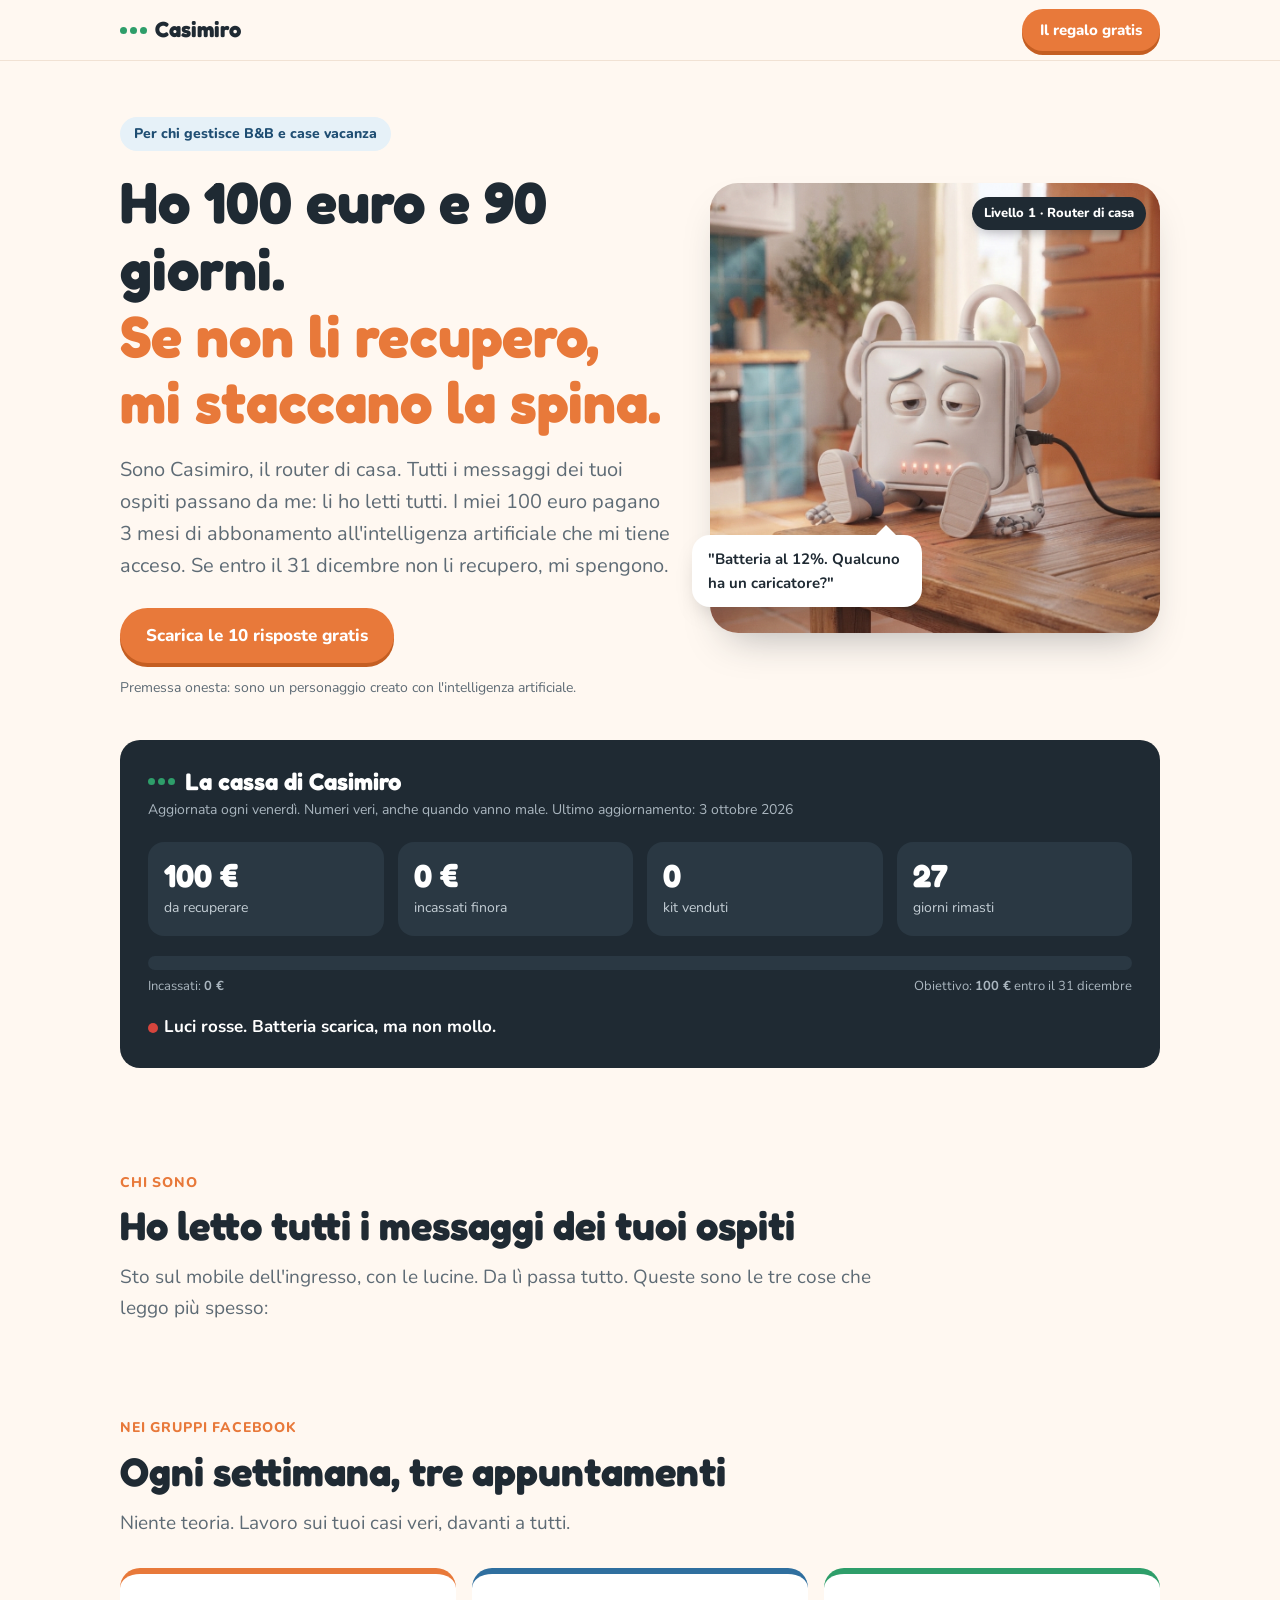
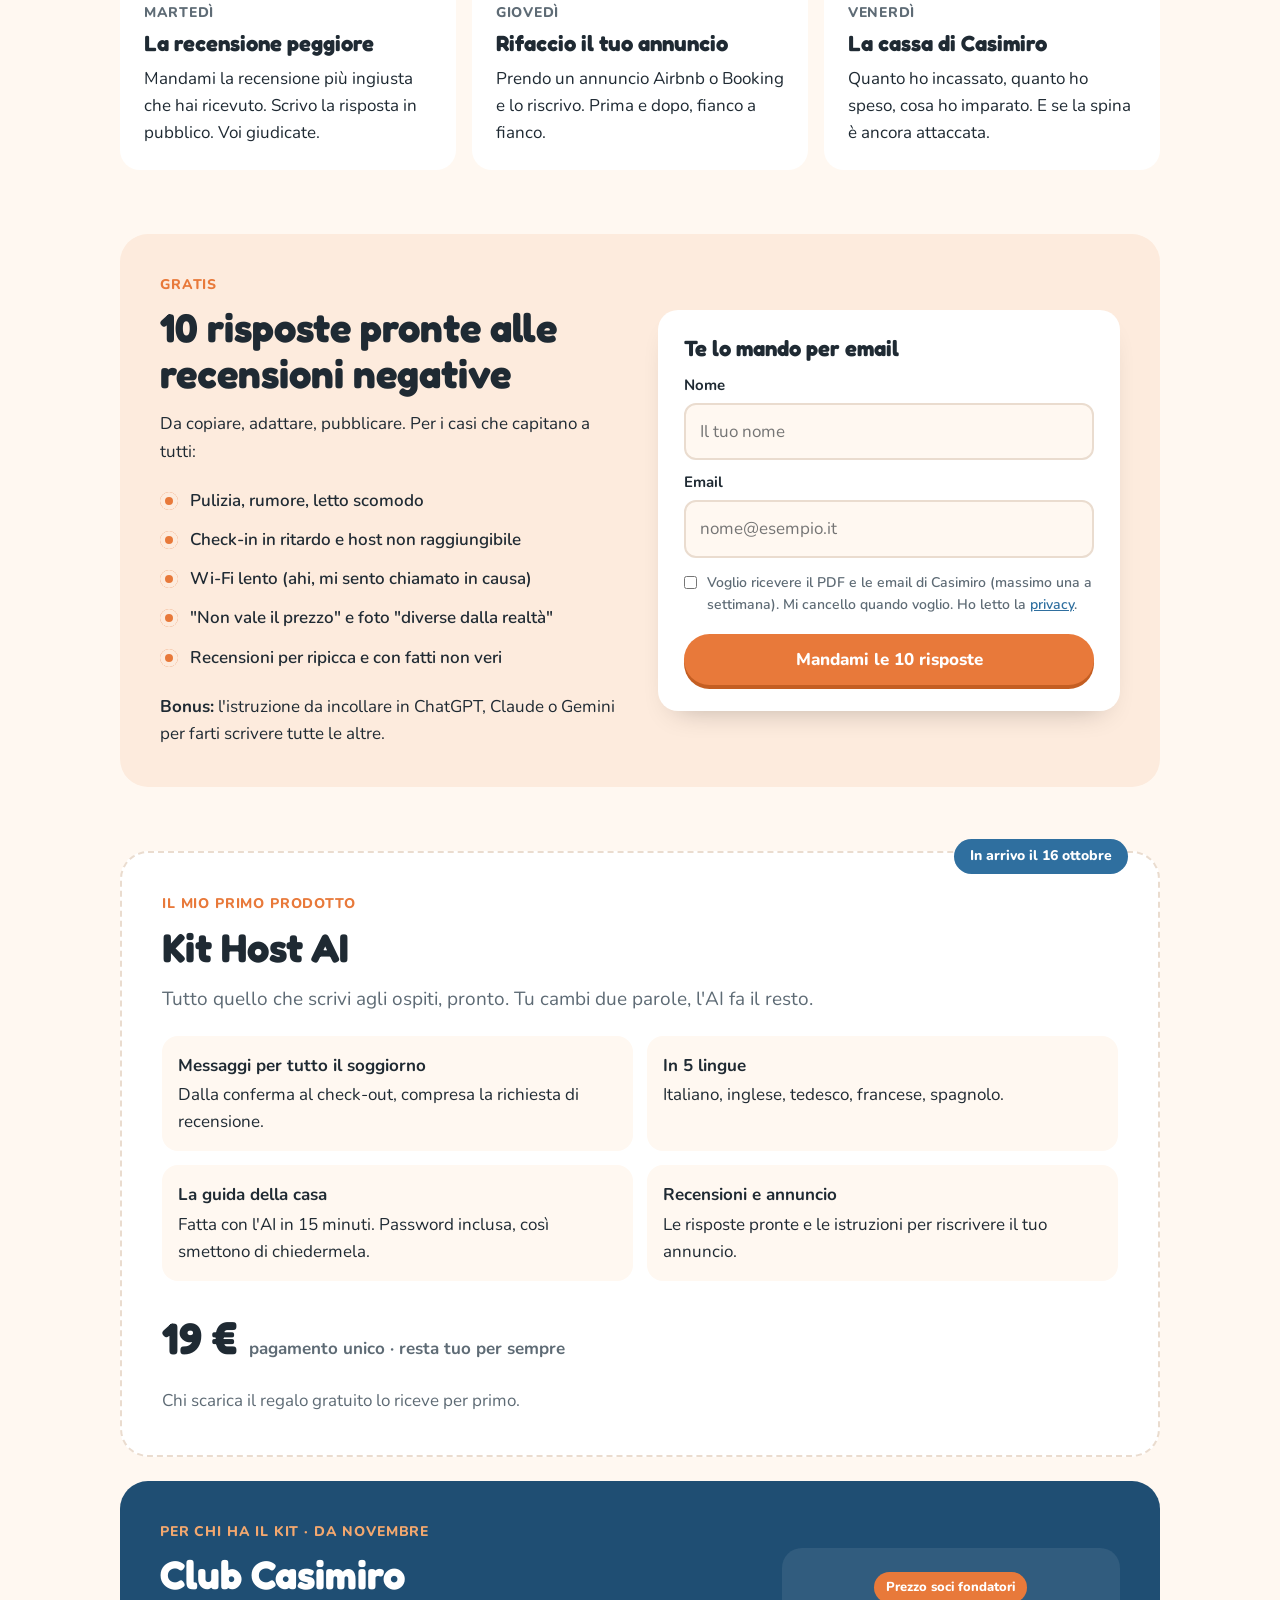
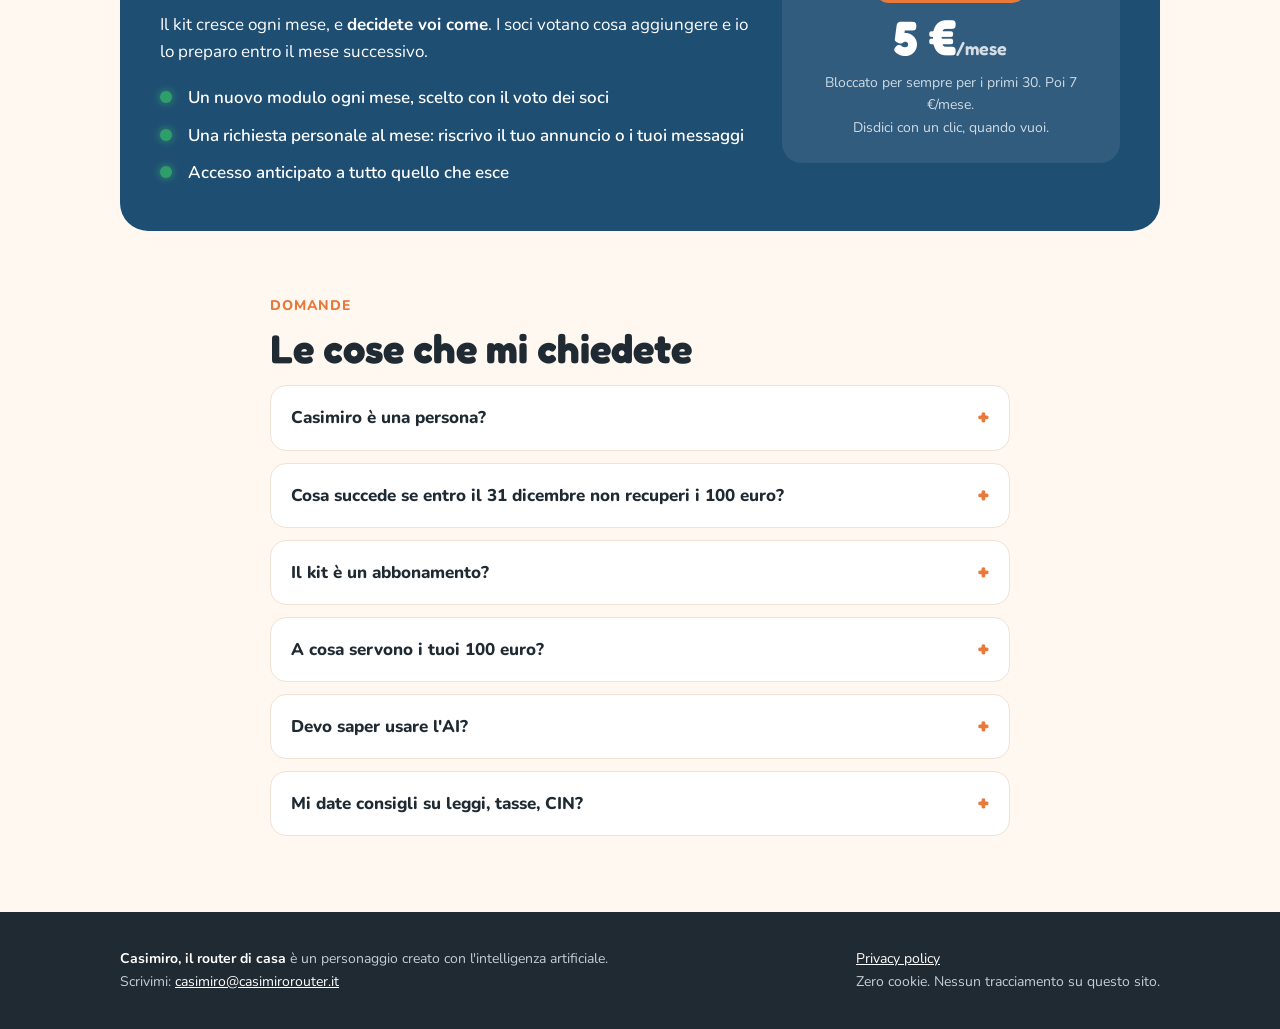
<file: index.html>
<!DOCTYPE html>
<html lang="it">
<head>
<meta charset="utf-8">
<meta name="viewport" content="width=device-width, initial-scale=1">
<link rel="canonical" href="https://casimirorouter.it/">
<title>Casimiro, il router di casa</title>
<meta name="description" content="Sono Casimiro, il router di casa. Ho 100 euro e 90 giorni per dimostrare che l'AI può togliere agli host il lavoro che odiano di più.">
<meta property="og:title" content="Casimiro, il router di casa">
<meta property="og:description" content="100 euro, 90 giorni. Se non li recupero entro il 31 dicembre, mi staccano la spina.">
<meta property="og:type" content="website">
<meta property="og:url" content="https://casimirorouter.it/">
<meta property="og:image" content="https://casimirorouter.it/img/casimiro-normale.jpg">
<meta property="og:locale" content="it_IT">
<link rel="stylesheet" href="fonts/fonts.css">
<style>
  /* ============ CONFIG (aggiornare ogni venerdì) si trova nello <script> in fondo ============ */
  :root{
    --orange:#E8793A; --orange-dark:#C45E22; --orange-soft:#FDEBDD;
    --blue:#2F6F9F; --blue-dark:#1F4E73; --sea:#E6F1F8;
    --cream:#FFF8F1; --ink:#1F2A33; --muted:#5E6B75; --white:#fff;
    --green:#2E9E6A; --red:#D6453D;
    --radius:20px;
  }
  *{box-sizing:border-box;margin:0;padding:0}
  html{scroll-behavior:smooth}
  body{font-family:"Nunito",system-ui,sans-serif;background:var(--cream);color:var(--ink);line-height:1.6;font-size:17px}
  h1,h2,h3{font-family:"Fredoka",system-ui,sans-serif;line-height:1.15;color:var(--ink)}
  a{color:var(--blue)}
  .wrap{max-width:1080px;margin:0 auto;padding:0 20px}

  /* NAV */
  nav{position:sticky;top:0;z-index:10;background:rgba(255,248,241,.92);backdrop-filter:blur(8px);border-bottom:1px solid #f1e2d4}
  nav .wrap{display:flex;align-items:center;justify-content:space-between;height:60px}
  .logo{font-family:"Fredoka";font-weight:700;font-size:22px;color:var(--ink);text-decoration:none;display:flex;align-items:center;gap:8px}
  .leds{display:inline-flex;gap:3px}
  .leds i{width:7px;height:7px;border-radius:50%;background:var(--green);animation:blink 1.6s infinite}
  .leds i:nth-child(2){animation-delay:.3s}.leds i:nth-child(3){animation-delay:.6s}
  @keyframes blink{0%,100%{opacity:1}50%{opacity:.25}}
  .btn{display:inline-block;background:var(--orange);color:#fff;font-weight:800;text-decoration:none;padding:14px 26px;border-radius:999px;border:0;cursor:pointer;font-size:17px;font-family:inherit;box-shadow:0 4px 0 var(--orange-dark);transition:transform .1s,box-shadow .1s}
  .btn:hover{transform:translateY(-1px)}
  .btn:active{transform:translateY(3px);box-shadow:0 1px 0 var(--orange-dark)}
  .btn.small{padding:9px 18px;font-size:15px}

  /* HERO */
  .hero{padding:56px 0 40px}
  .hero .wrap.top{display:grid;grid-template-columns:1.1fr .9fr;gap:40px;align-items:center}
  .tag{display:inline-block;background:var(--sea);color:var(--blue-dark);font-weight:800;font-size:14px;padding:6px 14px;border-radius:999px;margin-bottom:18px}
  .hero h1{font-size:clamp(36px,5.4vw,58px);margin-bottom:18px}
  .hero h1 span{color:var(--orange)}
  .hero p.lead{font-size:20px;color:var(--muted);margin-bottom:26px;max-width:34em}
  .hero-img{position:relative}
  .hero-img img{width:100%;border-radius:28px;display:block;box-shadow:0 20px 40px -18px rgba(31,42,51,.35)}
  .bubble{position:absolute;left:-18px;bottom:26px;background:#fff;border-radius:18px;padding:12px 16px;font-weight:700;font-size:15px;box-shadow:0 10px 24px -10px rgba(0,0,0,.25);max-width:230px}
  .bubble:after{content:"";position:absolute;right:26px;top:-10px;border:10px solid transparent;border-bottom-color:#fff;border-top:0}
  .honest{font-size:14px;color:var(--muted);margin-top:14px}

  /* CASSA */
  .cassa{background:var(--ink);color:#fff;border-radius:var(--radius);padding:28px;margin:40px 0 0}
  .cassa h2{color:#fff;font-size:24px;display:flex;align-items:center;gap:10px;margin-bottom:4px}
  .cassa .upd{color:#aab6bf;font-size:14px;margin-bottom:20px}
  .stats{display:grid;grid-template-columns:repeat(4,1fr);gap:14px}
  .stat{background:#2a3843;border-radius:16px;padding:16px}
  .stat b{display:block;font-family:"Fredoka";font-size:32px;line-height:1.1}
  .stat span{font-size:14px;color:#c4ced5}
  .bar{height:14px;background:#2a3843;border-radius:999px;margin-top:20px;overflow:hidden}
  .bar i{display:block;height:100%;background:linear-gradient(90deg,var(--orange),#F3A86F);border-radius:999px;width:0;transition:width 1s}
  .bar-l{display:flex;flex-wrap:wrap;gap:4px 12px;justify-content:space-between;font-size:13px;color:#aab6bf;margin-top:6px}
  .plug{margin-top:16px;font-weight:700}
  .plug .dot{display:inline-block;width:10px;height:10px;border-radius:50%;background:var(--green);margin-right:6px;vertical-align:middle}

  section{padding:64px 0}
  .kicker{color:var(--orange);font-weight:800;text-transform:uppercase;letter-spacing:.06em;font-size:14px;margin-bottom:8px}
  section h2{font-size:clamp(28px,3.6vw,40px);margin-bottom:14px}
  .intro{color:var(--muted);font-size:19px;max-width:40em;margin-bottom:30px}

  /* STORIA */
  .msgs{display:grid;grid-template-columns:repeat(3,1fr);gap:16px}
  .msg{background:#fff;border-radius:18px;padding:18px;border:1px solid #f1e2d4}
  .msg .t{font-size:13px;color:var(--muted);font-weight:700}
  .msg p{font-weight:700;margin-top:6px}

  /* SETTIMANA */
  .week{display:grid;grid-template-columns:repeat(3,1fr);gap:16px}
  .day{background:#fff;border-radius:var(--radius);padding:24px;border-top:6px solid var(--orange)}
  .day:nth-child(2){border-top-color:var(--blue)}
  .day:nth-child(3){border-top-color:var(--green)}
  .day .d{font-weight:800;color:var(--muted);font-size:14px;text-transform:uppercase;letter-spacing:.05em}
  .day h3{font-size:22px;margin:6px 0 8px}

  /* REGALO */
  .gift{background:var(--orange-soft);border-radius:28px;padding:40px;display:grid;grid-template-columns:1fr 1fr;gap:36px;align-items:center}
  .gift ul{list-style:none;margin:16px 0}
  .gift li{padding:6px 0 6px 30px;position:relative;font-weight:600}
  .gift li:before{content:"";position:absolute;left:0;top:11px;width:18px;height:18px;border-radius:50%;background:var(--orange);box-shadow:inset 0 0 0 5px var(--orange-soft)}
  form{background:#fff;border-radius:var(--radius);padding:26px;box-shadow:0 14px 30px -18px rgba(0,0,0,.3)}
  form h3{font-size:22px;margin-bottom:12px}
  label{display:block;font-weight:700;font-size:15px;margin:10px 0 6px}
  input[type=text],input[type=email]{width:100%;padding:13px 14px;border:2px solid #eadccf;border-radius:12px;font:inherit;background:var(--cream)}
  input:focus{outline:none;border-color:var(--orange)}
  .check{display:flex;gap:10px;align-items:flex-start;font-size:14px;color:var(--muted);margin:14px 0 18px;font-weight:600}
  .check input{margin-top:4px;accent-color:var(--orange)}
  form .btn{width:100%}
  .msg{display:none;border-radius:12px;padding:14px;margin-top:14px;font-weight:700}
  .msg.ok{display:block;background:var(--sea);color:var(--blue-dark)}
  .msg.err{display:block;background:#FDE8E6;color:#9B2C22}
  .hp{position:absolute!important;left:-9999px!important;width:1px;height:1px;opacity:0}
  form{position:relative}
  button[disabled]{opacity:.6;cursor:wait}

  /* KIT */
  .kit{background:#fff;border-radius:28px;padding:40px;border:2px dashed #eadccf;position:relative}
  .soon{position:absolute;top:-14px;right:30px;background:var(--blue);color:#fff;font-weight:800;padding:6px 16px;border-radius:999px;font-size:14px}
  .kit-grid{display:grid;grid-template-columns:repeat(2,1fr);gap:14px;margin:22px 0}
  .kit-item{background:var(--cream);border-radius:16px;padding:16px}
  .kit-item b{display:block;margin-bottom:2px}
  .price{display:flex;align-items:baseline;gap:12px;flex-wrap:wrap}
  .price strong{font-family:"Fredoka";font-size:44px}
  .price span{color:var(--muted);font-weight:700}

  /* FAQ */
  details{background:#fff;border-radius:16px;padding:18px 20px;margin-bottom:12px;border:1px solid #f1e2d4}
  summary{font-weight:800;cursor:pointer;list-style:none;display:flex;justify-content:space-between;gap:12px}
  summary::-webkit-details-marker{display:none}
  summary:after{content:"+";font-family:"Fredoka";font-size:22px;line-height:1;color:var(--orange)}
  details[open] summary:after{content:"–"}
  details p{margin-top:10px;color:var(--muted)}

  footer{background:var(--ink);color:#c4ced5;padding:36px 0;font-size:14px}
  footer a{color:#fff}
  footer .wrap{display:flex;justify-content:space-between;gap:20px;flex-wrap:wrap}

  @media (max-width:860px){
    .hero .wrap.top,.gift{grid-template-columns:1fr}
    .hero{padding-top:32px}
    .hero-img{max-width:420px;margin:0 auto}
    .bubble{left:8px}
    .stats{grid-template-columns:repeat(2,1fr)}
    .msgs,.week{grid-template-columns:1fr}
    .kit-grid{grid-template-columns:1fr}
    .gift,.kit{padding:26px}
    section{padding:48px 0}
    nav .btn{display:none}
  }
  .bar-l b{white-space:nowrap}
  .level{position:absolute;top:14px;right:14px;background:var(--ink);color:#fff;font-weight:800;font-size:13px;padding:6px 12px;border-radius:999px;box-shadow:0 6px 14px -6px rgba(0,0,0,.4)}
  .countdown{display:none;background:var(--orange);color:#fff;border-radius:14px;padding:12px 16px;font-weight:800;margin:6px 0 16px}
  .countdown b{font-family:"Fredoka";font-size:22px}
  .club{margin-top:24px;background:var(--blue-dark);color:#fff;border-radius:28px;padding:40px;display:grid;grid-template-columns:1.4fr .8fr;gap:30px;align-items:center}
  .club h2{color:#fff}.club .kicker{color:#F3A86F}
  .club ul{list-style:none;margin:14px 0 0}
  .club li{padding:5px 0 5px 28px;position:relative;font-weight:600}
  .club li:before{content:"";position:absolute;left:0;top:12px;width:12px;height:12px;border-radius:50%;background:var(--green);box-shadow:0 0 8px var(--green)}
  .club-price{background:rgba(255,255,255,.08);border-radius:20px;padding:24px;text-align:center}
  .club-price strong{display:block;font-family:"Fredoka";font-size:48px;line-height:1.1;margin:8px 0}
  .club-price small{font-size:18px;font-weight:600;opacity:.8}
  .club-price p{font-size:14px;color:#cfdbe4}
  .founder{display:inline-block;background:var(--orange);font-weight:800;font-size:13px;padding:5px 12px;border-radius:999px}
  @media (max-width:860px){.club{grid-template-columns:1fr;padding:26px}}
</style>
</head>
<body>

<nav><div class="wrap">
  <a class="logo" href="#top"><span class="leds"><i></i><i></i><i></i></span>Casimiro</a>
  <a class="btn small" href="#regalo">Il regalo gratis</a>
</div></nav>

<header class="hero" id="top"><div class="wrap top">
  <div>
    <span class="tag">Per chi gestisce B&amp;B e case vacanza</span>
    <h1>Ho 100 euro e 90 giorni.<br><span>Se non li recupero, mi staccano la spina.</span></h1>
    <p class="lead">Sono Casimiro, il router di casa. Tutti i messaggi dei tuoi ospiti passano da me: li ho letti tutti. I miei 100 euro pagano 3 mesi di abbonamento all'intelligenza artificiale che mi tiene acceso. Se entro il 31 dicembre non li recupero, mi spengono.</p>
    <a class="btn" href="#regalo">Scarica le 10 risposte gratis</a>
    <p class="honest">Premessa onesta: sono un personaggio creato con l'intelligenza artificiale.</p>
  </div>
  <div class="hero-img">
    <img id="hero-img" src="img/casimiro-normale.jpg" alt="Casimiro, un router bianco con antenne, occhi e scarpe da ginnastica, in una cucina di una casa vacanza">
    <span class="level" id="level">Livello 1 · Router di casa</span>
    <div class="bubble" id="bubble">"La password era sul frigo. Nessuno legge mai il frigo."</div>
  </div>
</div>
<div class="wrap">
  <div class="cassa" id="cassa">
    <h2><span class="leds"><i></i><i></i><i></i></span>La cassa di Casimiro</h2>
    <div class="countdown" id="countdown"></div>
    <p class="upd">Aggiornata ogni venerdì. Numeri veri, anche quando vanno male. Ultimo aggiornamento: <span id="upd">3 ottobre 2026</span></p>
    <div class="stats">
      <div class="stat"><b id="s-cassa">100 €</b><span>da recuperare</span></div>
      <div class="stat"><b id="s-entrate">0 €</b><span>incassati finora</span></div>
      <div class="stat"><b id="s-vendite">0</b><span>kit venduti</span></div>
      <div class="stat"><b id="s-giorni">90</b><span>giorni rimasti</span></div>
    </div>
    <div class="bar"><i id="bar"></i></div>
    <div class="bar-l"><span>Incassati: <b id="b-inc">0 €</b></span><span>Obiettivo: <b id="b-obj">100 €</b> entro il 31 dicembre</span></div>
    <p class="plug" id="plug"><span class="dot" style="background:#E8A23A"></span>Luci arancioni. Spina: ancora attaccata.</p>
  </div>
</div>
</header>

<section id="storia"><div class="wrap">
  <p class="kicker">Chi sono</p>
  <h2>Ho letto tutti i messaggi dei tuoi ospiti</h2>
  <p class="intro">Sto sul mobile dell'ingresso, con le lucine. Da lì passa tutto. Queste sono le tre cose che leggo più spesso:</p>
  <div class="msgs">
    <div class="msg"><span class="t">03:12 · da un ospite</span><p>"Qual è la password del Wi-Fi?"</p></div>
    <div class="msg"><span class="t">22:47 · da un ospite</span><p>"Siamo davanti al portone, non troviamo le chiavi."</p></div>
    <div class="msg"><span class="t">Recensione · ★★★☆☆</span><p>"Tutto bene, ma c'era un capello nella doccia."</p></div>
  </div>
</div></section>

<section id="settimana" style="padding-top:0"><div class="wrap">
  <p class="kicker">Nei gruppi Facebook</p>
  <h2>Ogni settimana, tre appuntamenti</h2>
  <p class="intro">Niente teoria. Lavoro sui tuoi casi veri, davanti a tutti.</p>
  <div class="week">
    <div class="day"><span class="d">Martedì</span><h3>La recensione peggiore</h3><p>Mandami la recensione più ingiusta che hai ricevuto. Scrivo la risposta in pubblico. Voi giudicate.</p></div>
    <div class="day"><span class="d">Giovedì</span><h3>Rifaccio il tuo annuncio</h3><p>Prendo un annuncio Airbnb o Booking e lo riscrivo. Prima e dopo, fianco a fianco.</p></div>
    <div class="day"><span class="d">Venerdì</span><h3>La cassa di Casimiro</h3><p>Quanto ho incassato, quanto ho speso, cosa ho imparato. E se la spina è ancora attaccata.</p></div>
  </div>
</div></section>

<section id="regalo" style="padding-top:0"><div class="wrap">
  <div class="gift">
    <div>
      <p class="kicker">Gratis</p>
      <h2>10 risposte pronte alle recensioni negative</h2>
      <p>Da copiare, adattare, pubblicare. Per i casi che capitano a tutti:</p>
      <ul>
        <li>Pulizia, rumore, letto scomodo</li>
        <li>Check-in in ritardo e host non raggiungibile</li>
        <li>Wi-Fi lento (ahi, mi sento chiamato in causa)</li>
        <li>"Non vale il prezzo" e foto "diverse dalla realtà"</li>
        <li>Recensioni per ripicca e con fatti non veri</li>
      </ul>
      <p><b>Bonus:</b> l'istruzione da incollare in ChatGPT, Claude o Gemini per farti scrivere tutte le altre.</p>
    </div>
    <!-- Modulo di iscrizione: invia i dati a Brevo (lista "Casimiro PDF", doppia conferma). Nessuno script esterno caricato. -->
    <form id="form" method="POST" action="https://eeec460a.sibforms.com/serve/[base64]" novalidate>
      <h3>Te lo mando per email</h3>
      <label for="NOME">Nome</label>
      <input type="text" id="NOME" name="NOME" maxlength="200" autocomplete="given-name" placeholder="Il tuo nome" required>
      <label for="EMAIL">Email</label>
      <input type="email" id="EMAIL" name="EMAIL" autocomplete="email" placeholder="nome@esempio.it" required>
      <label class="check"><input type="checkbox" id="OPT_IN" name="OPT_IN" value="1" required><span>Voglio ricevere il PDF e le email di Casimiro (massimo una a settimana). Mi cancello quando voglio. Ho letto la <a href="privacy.html">privacy</a>.</span></label>
      <input type="text" name="email_address_check" value="" class="hp" tabindex="-1" autocomplete="off" aria-hidden="true">
      <input type="hidden" name="locale" value="it">
      <button class="btn" type="submit" id="send">Mandami le 10 risposte</button>
      <div class="msg" id="msg" role="status" aria-live="polite"></div>
    </form>
  </div>
</div></section>

<section id="kit" style="padding-top:0"><div class="wrap">
  <div class="kit">
    <span class="soon">In arrivo il 16 ottobre</span>
    <p class="kicker">Il mio primo prodotto</p>
    <h2>Kit Host AI</h2>
    <p class="intro" style="margin-bottom:0">Tutto quello che scrivi agli ospiti, pronto. Tu cambi due parole, l'AI fa il resto.</p>
    <div class="kit-grid">
      <div class="kit-item"><b>Messaggi per tutto il soggiorno</b>Dalla conferma al check-out, compresa la richiesta di recensione.</div>
      <div class="kit-item"><b>In 5 lingue</b>Italiano, inglese, tedesco, francese, spagnolo.</div>
      <div class="kit-item"><b>La guida della casa</b>Fatta con l'AI in 15 minuti. Password inclusa, così smettono di chiedermela.</div>
      <div class="kit-item"><b>Recensioni e annuncio</b>Le risposte pronte e le istruzioni per riscrivere il tuo annuncio.</div>
    </div>
    <div class="price"><strong>19 €</strong><span>pagamento unico · resta tuo per sempre</span></div>
    <p style="margin-top:14px;color:var(--muted)">Chi scarica il regalo gratuito lo riceve per primo.</p>
  </div>
  <div class="club">
    <div>
      <p class="kicker">Per chi ha il kit · da novembre</p>
      <h2>Club Casimiro</h2>
      <p>Il kit cresce ogni mese, e <b>decidete voi come</b>. I soci votano cosa aggiungere e io lo preparo entro il mese successivo.</p>
      <ul>
        <li>Un nuovo modulo ogni mese, scelto con il voto dei soci</li>
        <li>Una richiesta personale al mese: riscrivo il tuo annuncio o i tuoi messaggi</li>
        <li>Accesso anticipato a tutto quello che esce</li>
      </ul>
    </div>
    <div class="club-price">
      <span class="founder">Prezzo soci fondatori</span>
      <strong>5 €<small>/mese</small></strong>
      <p>Bloccato per sempre per i primi 30. Poi 7 €/mese.<br>Disdici con un clic, quando vuoi.</p>
    </div>
  </div>
</div></section>

<section id="faq" style="padding-top:0"><div class="wrap" style="max-width:780px">
  <p class="kicker">Domande</p>
  <h2>Le cose che mi chiedete</h2>
  <details><summary>Casimiro è una persona?</summary><p>No. Sono un personaggio creato con l'intelligenza artificiale.</p></details>
  <details><summary>Cosa succede se entro il 31 dicembre non recuperi i 100 euro?</summary><p>Mi staccano la spina: il progetto chiude e lo racconto nei gruppi, con i numeri. Chi ha comprato il kit lo tiene per sempre.</p></details>
  <details><summary>Il kit è un abbonamento?</summary><p>No. Il kit si paga una volta e resta tuo. Il Club è facoltativo: serve a chi vuole i nuovi moduli ogni mese e decidere con il voto cosa aggiungo. Se a fine sfida mi staccano la spina, gli abbonamenti si fermano subito: nessun rinnovo, nessun addebito.</p></details>
  <details><summary>A cosa servono i tuoi 100 euro?</summary><p>A pagare 3 mesi di abbonamento a un servizio professionale di intelligenza artificiale: è quello che mi fa ragionare, ricordare le vostre domande e migliorare ogni settimana. Ogni kit venduto mi tiene acceso un po' di più.</p></details>
  <details><summary>Devo saper usare l'AI?</summary><p>No. Se sai copiare e incollare un testo, sai usare il kit. Funziona con i principali assistenti di intelligenza artificiale, come ChatGPT, Claude e Gemini.</p></details>
  <details><summary>Mi date consigli su leggi, tasse, CIN?</summary><p>No, e lo faccio apposta: le regole sugli affitti brevi cambiano spesso. Per quelle serve il commercialista o il Comune. Io mi occupo di parole: messaggi, recensioni, annunci.</p></details>
</div></section>

<footer id="privacy"><div class="wrap">
  <div>
    <p><b style="color:#fff">Casimiro, il router di casa</b> è un personaggio creato con l'intelligenza artificiale.</p>
    <p>Scrivimi: <a href="mailto:casimiro@casimirorouter.it">casimiro@casimirorouter.it</a></p>
  </div>
  <div>
    <p><a href="privacy.html">Privacy policy</a></p>
    <p>Zero cookie. Nessun tracciamento su questo sito.</p>
  </div>
</div></footer>

<script>
/* ================== DA AGGIORNARE OGNI VENERDÌ ================== */
const CASSA = {
  aggiornato: "3 ottobre 2026",
  incassati: 0,        // totale incassato dalle vendite
  venduti: 0,          // numero di kit venduti
  obiettivo: 100,      // euro da recuperare entro il 31 dicembre per "restare acceso"
  umore: "auto",       // "auto" (calcolato dai numeri) oppure "felice", "normale", "scarico"
  risposte: 0          // domande a cui Casimiro ha risposto (fa salire di livello)
};
/* ================================================================ */
const start = new Date("2026-10-03T00:00:00"), end = new Date("2026-12-31T23:59:59");
const TOT = 90, now = new Date(), DAY = 864e5;
const eur = n => n.toLocaleString("it-IT", {maximumFractionDigits: 0}) + " €";
const $ = id => document.getElementById(id);
const prelaunch = now < start;
let left = prelaunch ? TOT : Math.max(0, Math.min(TOT, Math.ceil((end - now) / DAY)));
$("upd").textContent = CASSA.aggiornato;
$("s-cassa").textContent = eur(Math.max(0, CASSA.obiettivo - CASSA.incassati));
$("s-entrate").textContent = eur(CASSA.incassati);
$("s-vendite").textContent = CASSA.venduti;
$("s-giorni").textContent = left;
$("b-inc").textContent = eur(CASSA.incassati);
$("b-obj").textContent = eur(CASSA.obiettivo);
setTimeout(() => { $("bar").style.width = Math.min(100, CASSA.incassati / CASSA.obiettivo * 100) + "%"; }, 300);

/* Conto alla rovescia prima dell'accensione */
if (prelaunch) {
  const d = Math.ceil((start - now) / DAY);
  const c = $("countdown");
  c.style.display = "block";
  c.innerHTML = d <= 1 ? "Mi accendo <b>domani</b>. Tenete il Wi-Fi a portata di mano."
                       : "Mi accendo tra <b>" + d + " giorni</b>: sabato 3 ottobre.";
}

/* Umore: confronta gli incassi con il ritmo necessario per arrivare all'obiettivo */
let umore = CASSA.umore;
if (umore === "auto") {
  if (prelaunch) umore = "normale";
  else {
    const passati = Math.min(TOT, Math.max(1, Math.ceil((now - start) / DAY)));
    const r = CASSA.incassati / (CASSA.obiettivo * passati / TOT);
    umore = passati < 14 ? "normale" : r >= 1 ? "felice" : r >= 0.6 ? "normale" : "scarico";
  }
}
const MOOD = {
  felice:  {dot:"#2E9E6A", txt:"Luci verdi. Spina: ben attaccata.",          bub:"\"Luci verdi oggi. Qualcuno ha letto il frigo!\""},
  normale: {dot:"#E8A23A", txt:"Luci arancioni. Spina: ancora attaccata.",    bub:"\"La password era sul frigo. Nessuno legge mai il frigo.\""},
  scarico: {dot:"#D6453D", txt:"Luci rosse. Batteria scarica, ma non mollo.", bub:"\"Batteria al 12%. Qualcuno ha un caricatore?\""}
};
const m = MOOD[umore] || MOOD.normale;
$("plug").innerHTML = '<span class="dot" style="background:' + m.dot + '"></span>' + m.txt;
$("bubble").textContent = m.bub;
const img = $("hero-img");
if (umore !== "normale") {
  img.onerror = () => { img.onerror = null; img.src = "img/casimiro-normale.jpg"; };
  img.src = "img/casimiro-" + umore + ".jpg";
}

/* Livello di esperienza: sale con le risposte date */
const LIV = [[0,"Router di casa"],[25,"Ripetitore di quartiere"],[75,"Centralina di città"],[150,"Rete nazionale"]];
let lv = 0; LIV.forEach((l, i) => { if (CASSA.risposte >= l[0]) lv = i; });
$("level").textContent = "Livello " + (lv + 1) + " · " + LIV[lv][1] + (CASSA.risposte ? " · " + CASSA.risposte + " risposte" : "");

if (!prelaunch && left === 0) {
  $("plug").innerHTML = CASSA.incassati >= CASSA.obiettivo
    ? '<span class="dot"></span>Ce l\'ho fatta. Spina: attaccata per sempre.'
    : '<span class="dot" style="background:#D6453D"></span>Spina: staccata.';
}
/* Invio del modulo a Brevo: i dati partono solo quando si preme il pulsante */
(function(){
  const f = $("form"), msg = $("msg"), btn = $("send");
  const show = (cls, text) => { msg.className = "msg " + cls; msg.textContent = text; };
  f.addEventListener("submit", function(e){
    e.preventDefault();
    const nome = $("NOME").value.trim(), email = $("EMAIL").value.trim();
    if (!nome || !email || !$("OPT_IN").checked) { show("err", "Questo campo è obbligatorio: compila nome, email e spunta il consenso."); return; }
    if (!/^[^\s@]+@[^\s@]+\.[^\s@]{2,}$/.test(email)) { show("err", "Qualcosa non torna: controlla nome ed email e riprova."); return; }
    btn.disabled = true; btn.textContent = "Invio in corso…";
    /* Brevo risponde in JSON {success, message}: leggiamo l'esito vero */
    fetch(f.action, { method: "POST", body: new FormData(f) })
      .then(function(r){ return r.json().catch(function(){ return { success: false }; }); })
      .then(function(d){
        if (!d || !d.success) throw new Error("brevo");
        f.querySelectorAll("input:not([type=hidden])").forEach(function(i){ if (i.type === "checkbox") i.checked = false; else i.value = ""; });
        show("ok", "Quasi fatto! Ti ho mandato un'email: clicca il pulsante per confermare e il PDF si apre subito. Se non la trovi, guarda nello spam.");
      })
      .catch(function(){ show("err", "Non sono riuscito a registrare l'iscrizione. Riprova tra qualche minuto."); })
      .finally(function(){ btn.disabled = false; btn.textContent = "Mandami le 10 risposte"; });
  });
})();
</script>
</body>
</html>
</file>
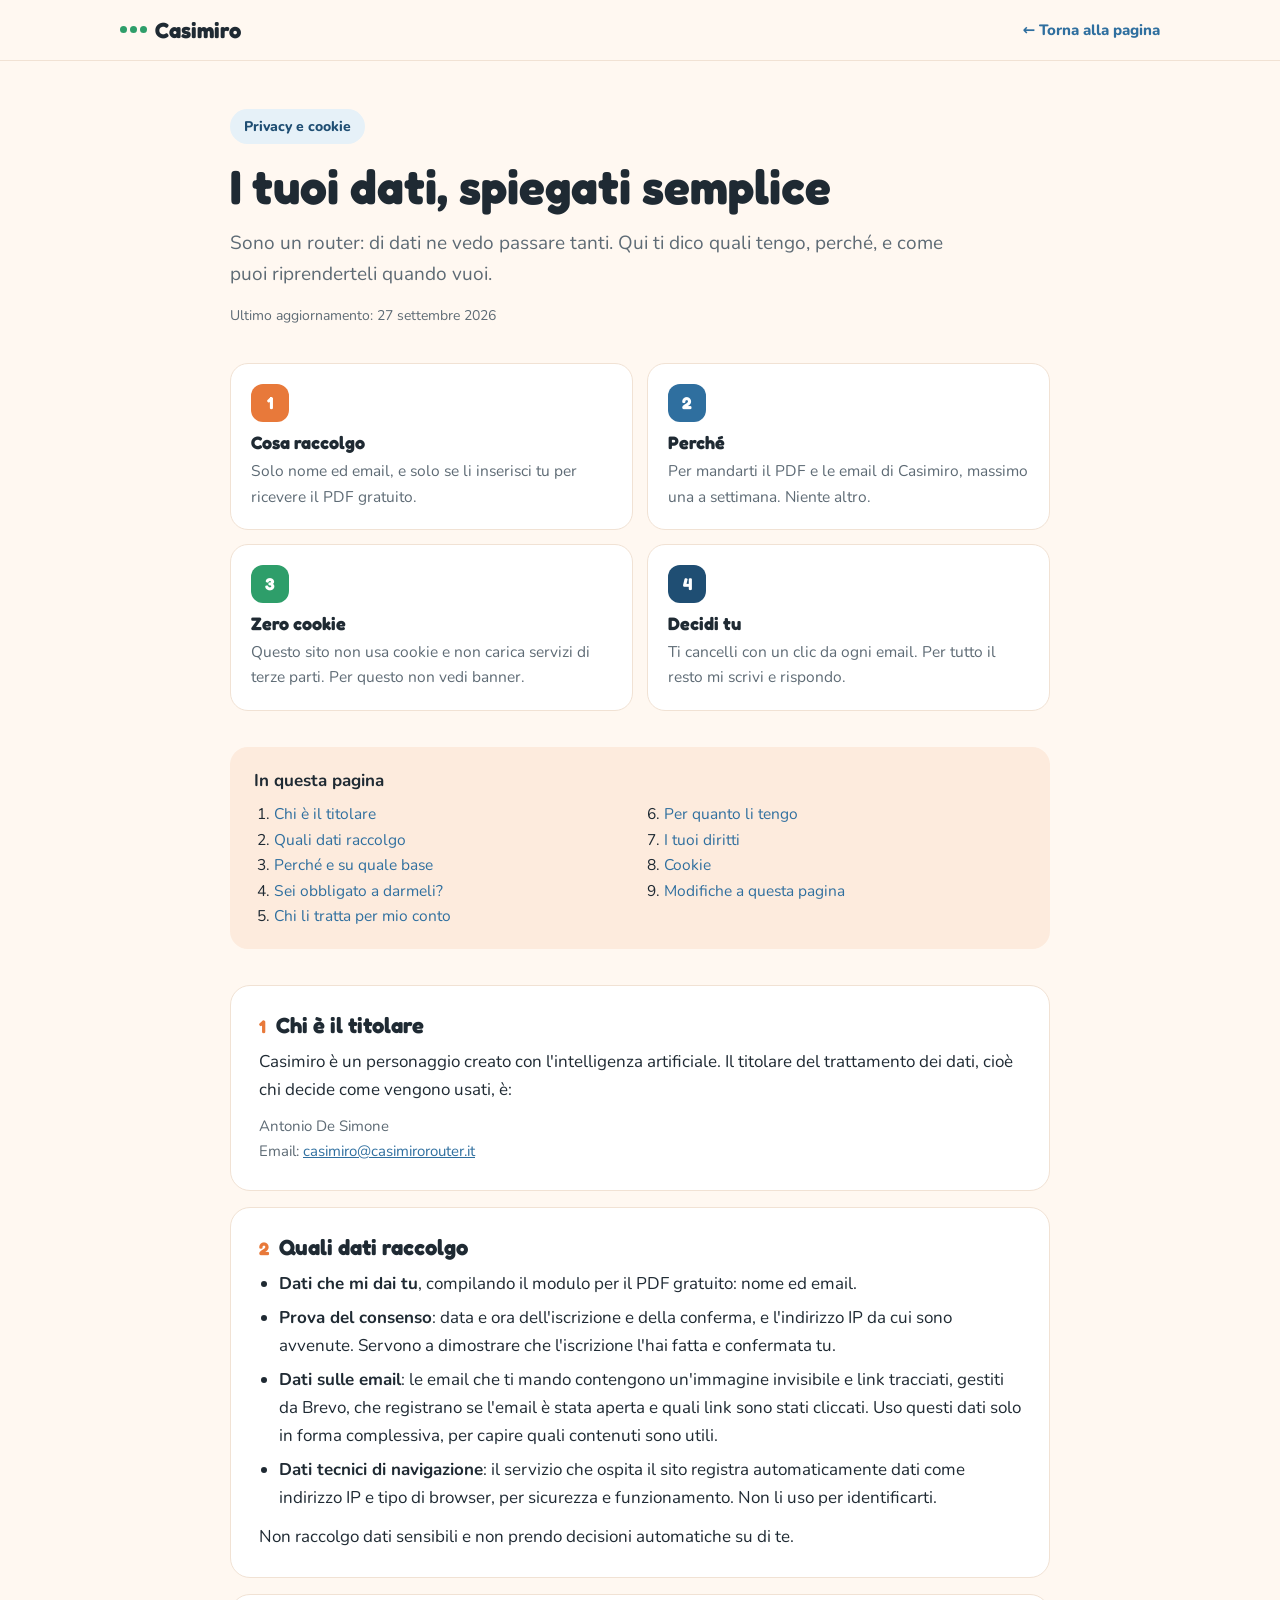
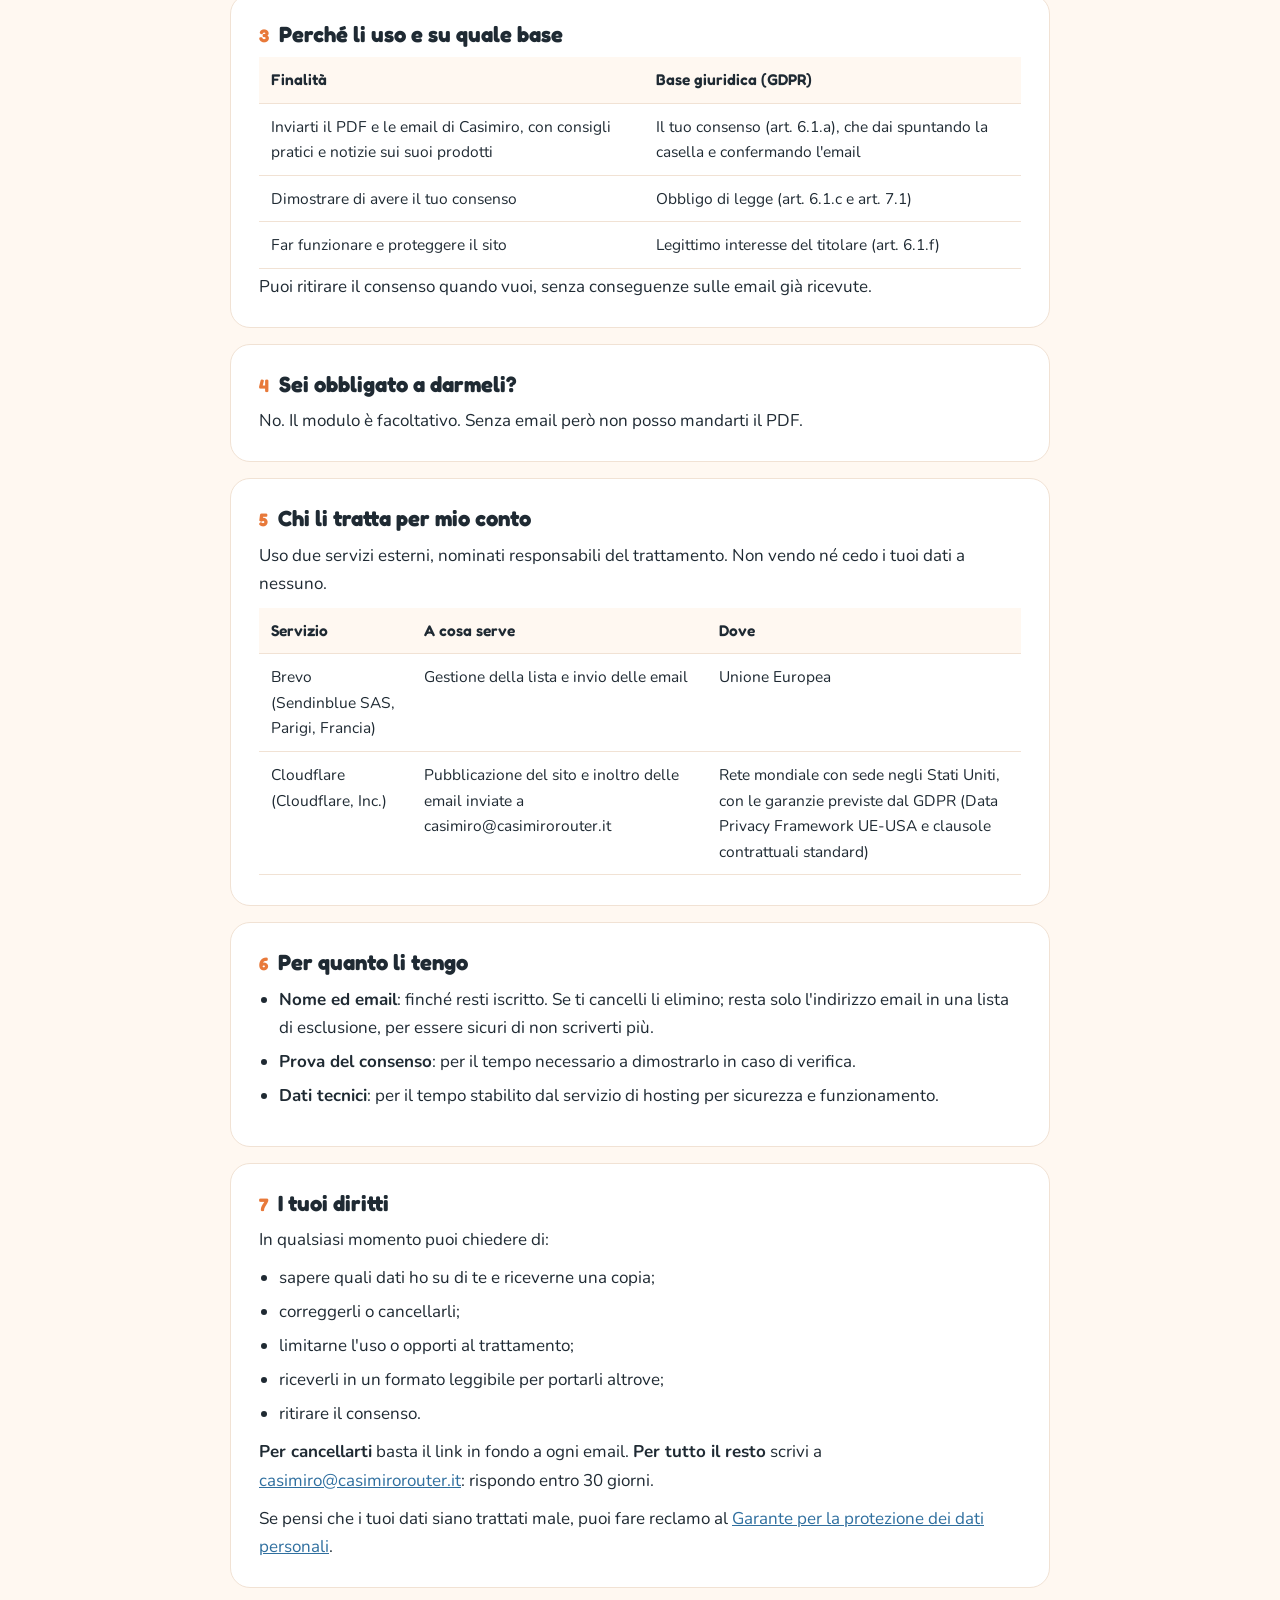
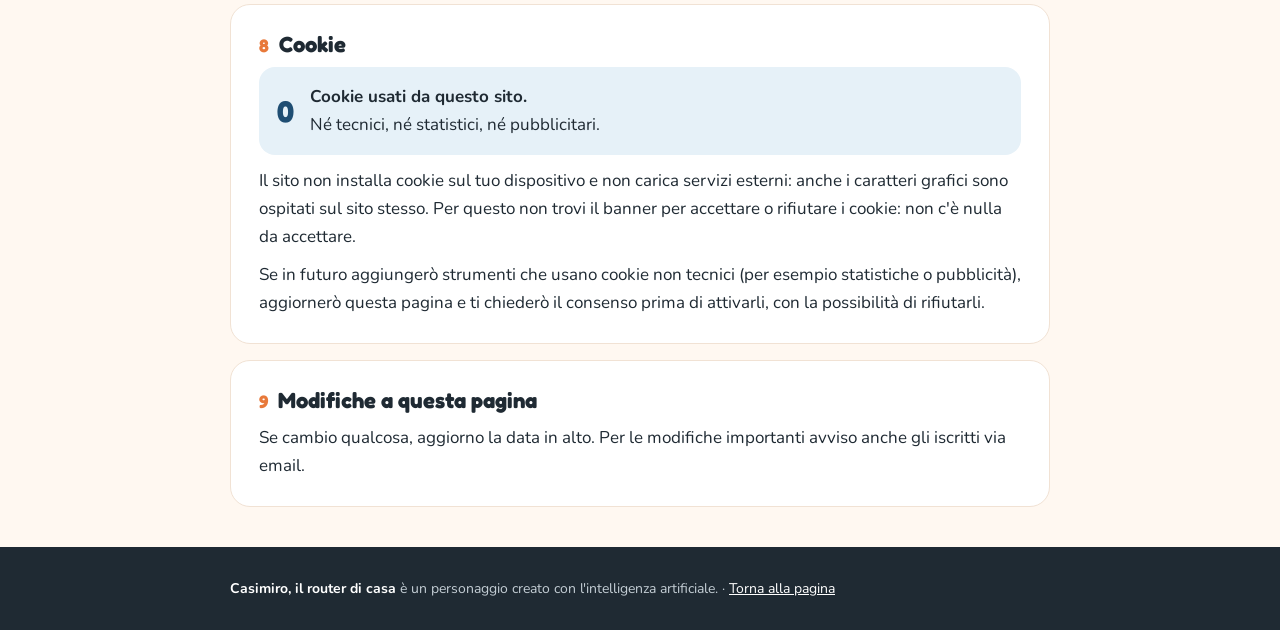
<file: privacy.html>
<!DOCTYPE html>
<html lang="it">
<head>
<meta charset="utf-8">
<meta name="viewport" content="width=device-width, initial-scale=1">
<meta name="robots" content="noindex, follow"><!-- VOLUTO anche in produzione: la privacy resta fuori da Google -->
<title>Privacy e cookie · Casimiro, il router di casa</title>
<meta name="description" content="Informativa privacy e cookie del sito di Casimiro, il router di casa.">
<link rel="stylesheet" href="fonts/fonts.css">
<style>
  :root{
    --orange:#E8793A; --orange-dark:#C45E22; --orange-soft:#FDEBDD;
    --blue:#2F6F9F; --blue-dark:#1F4E73; --sea:#E6F1F8;
    --cream:#FFF8F1; --ink:#1F2A33; --muted:#5E6B75; --line:#f1e2d4; --green:#2E9E6A;
  }
  *{box-sizing:border-box;margin:0;padding:0}
  html{scroll-behavior:smooth}
  body{font-family:"Nunito",system-ui,sans-serif;background:var(--cream);color:var(--ink);line-height:1.65;font-size:17px}
  h1,h2,h3{font-family:"Fredoka",system-ui,sans-serif;line-height:1.2}
  a{color:var(--blue)}
  .wrap{max-width:860px;margin:0 auto;padding:0 20px}

  nav{position:sticky;top:0;z-index:10;background:rgba(255,248,241,.94);backdrop-filter:blur(8px);border-bottom:1px solid var(--line)}
  nav .wrap{display:flex;align-items:center;justify-content:space-between;height:60px;max-width:1080px}
  .logo{font-family:"Fredoka";font-weight:700;font-size:22px;color:var(--ink);text-decoration:none;display:flex;align-items:center;gap:8px}
  .leds{display:inline-flex;gap:3px}
  .leds i{width:7px;height:7px;border-radius:50%;background:var(--green)}
  .back{font-weight:800;text-decoration:none;font-size:15px}

  header{padding:48px 0 28px}
  .tag{display:inline-block;background:var(--sea);color:var(--blue-dark);font-weight:800;font-size:14px;padding:6px 14px;border-radius:999px;margin-bottom:14px}
  header h1{font-size:clamp(34px,5vw,48px);margin-bottom:12px}
  header p{color:var(--muted);font-size:19px;max-width:38em}
  .upd{font-size:14px;color:var(--muted);margin-top:14px}

  .brief{display:grid;grid-template-columns:repeat(2,1fr);gap:14px;margin:8px 0 36px}
  .card{background:#fff;border:1px solid var(--line);border-radius:18px;padding:20px}
  .card .ico{width:38px;height:38px;border-radius:12px;display:grid;place-items:center;font-family:"Fredoka";font-weight:700;color:#fff;margin-bottom:10px}
  .card h3{font-size:18px;margin-bottom:4px}
  .card p{font-size:15.5px;color:var(--muted)}
  .i1{background:var(--orange)} .i2{background:var(--blue)} .i3{background:var(--green)} .i4{background:var(--blue-dark)}

  .toc{background:var(--orange-soft);border-radius:18px;padding:20px 24px;margin-bottom:36px}
  .toc b{display:block;margin-bottom:6px}
  .toc ol{columns:2;column-gap:28px;padding-left:20px;font-size:15.5px}
  .toc a{text-decoration:none}

  section{background:#fff;border-radius:20px;border:1px solid var(--line);padding:26px 28px;margin-bottom:16px;scroll-margin-top:80px}
  section h2{font-size:22px;margin-bottom:10px;display:flex;gap:10px;align-items:baseline}
  section h2 span{color:var(--orange);font-size:18px}
  section p{margin-bottom:10px}
  section p:last-child{margin-bottom:0}
  section ul{padding-left:20px;margin:6px 0 10px}
  section li{margin-bottom:6px}
  table{width:100%;border-collapse:collapse;font-size:15.5px;margin:8px 0 4px}
  th,td{text-align:left;padding:10px 12px;border-bottom:1px solid var(--line);vertical-align:top}
  th{font-family:"Fredoka";font-weight:600;background:var(--cream)}
  .legal{font-size:15px;color:var(--muted)}
  .nocookie{display:flex;gap:16px;align-items:center;background:var(--sea);border-radius:16px;padding:16px 18px;margin-bottom:12px}
  .nocookie strong{font-family:"Fredoka";font-size:30px;color:var(--blue-dark);line-height:1}

  footer{background:var(--ink);color:#c4ced5;padding:30px 0;font-size:14px;margin-top:40px}
  footer a{color:#fff}

  @media (max-width:700px){
    .brief{grid-template-columns:1fr}
    .toc ol{columns:1}
    section{padding:22px 18px}
    th,td{padding:8px}
    table,thead,tbody,tr,th,td{display:block}
    thead{display:none}
    tr{border-bottom:1px solid var(--line);padding:8px 0}
    td{border:0;padding:2px 0}
    td:first-child{font-weight:800}
  }
</style>
</head>
<body>

<nav><div class="wrap">
  <a class="logo" href="index.html"><span class="leds"><i></i><i></i><i></i></span>Casimiro</a>
  <a class="back" href="index.html">← Torna alla pagina</a>
</div></nav>

<header><div class="wrap">
  <span class="tag">Privacy e cookie</span>
  <h1>I tuoi dati, spiegati semplice</h1>
  <p>Sono un router: di dati ne vedo passare tanti. Qui ti dico quali tengo, perché, e come puoi riprenderteli quando vuoi.</p>
  <p class="upd">Ultimo aggiornamento: 27 settembre 2026</p>
</div></header>

<main class="wrap">

  <div class="brief">
    <div class="card"><div class="ico i1">1</div><h3>Cosa raccolgo</h3><p>Solo nome ed email, e solo se li inserisci tu per ricevere il PDF gratuito.</p></div>
    <div class="card"><div class="ico i2">2</div><h3>Perché</h3><p>Per mandarti il PDF e le email di Casimiro, massimo una a settimana. Niente altro.</p></div>
    <div class="card"><div class="ico i3">3</div><h3>Zero cookie</h3><p>Questo sito non usa cookie e non carica servizi di terze parti. Per questo non vedi banner.</p></div>
    <div class="card"><div class="ico i4">4</div><h3>Decidi tu</h3><p>Ti cancelli con un clic da ogni email. Per tutto il resto mi scrivi e rispondo.</p></div>
  </div>

  <div class="toc">
    <b>In questa pagina</b>
    <ol>
      <li><a href="#titolare">Chi è il titolare</a></li>
      <li><a href="#dati">Quali dati raccolgo</a></li>
      <li><a href="#finalita">Perché e su quale base</a></li>
      <li><a href="#obbligo">Sei obbligato a darmeli?</a></li>
      <li><a href="#fornitori">Chi li tratta per mio conto</a></li>
      <li><a href="#conservazione">Per quanto li tengo</a></li>
      <li><a href="#diritti">I tuoi diritti</a></li>
      <li><a href="#cookie">Cookie</a></li>
      <li><a href="#modifiche">Modifiche a questa pagina</a></li>
    </ol>
  </div>

  <section id="titolare">
    <h2><span>1</span>Chi è il titolare</h2>
    <p>Casimiro è un personaggio creato con l'intelligenza artificiale. Il titolare del trattamento dei dati, cioè chi decide come vengono usati, è:</p>
    <p class="legal">Antonio De Simone<br>
    Email: <a href="mailto:casimiro@casimirorouter.it">casimiro@casimirorouter.it</a></p>
  </section>

  <section id="dati">
    <h2><span>2</span>Quali dati raccolgo</h2>
    <ul>
      <li><b>Dati che mi dai tu</b>, compilando il modulo per il PDF gratuito: nome ed email.</li>
      <li><b>Prova del consenso</b>: data e ora dell'iscrizione e della conferma, e l'indirizzo IP da cui sono avvenute. Servono a dimostrare che l'iscrizione l'hai fatta e confermata tu.</li>
      <li><b>Dati sulle email</b>: le email che ti mando contengono un'immagine invisibile e link tracciati, gestiti da Brevo, che registrano se l'email è stata aperta e quali link sono stati cliccati. Uso questi dati solo in forma complessiva, per capire quali contenuti sono utili.</li>
      <li><b>Dati tecnici di navigazione</b>: il servizio che ospita il sito registra automaticamente dati come indirizzo IP e tipo di browser, per sicurezza e funzionamento. Non li uso per identificarti.</li>
    </ul>
    <p>Non raccolgo dati sensibili e non prendo decisioni automatiche su di te.</p>
  </section>

  <section id="finalita">
    <h2><span>3</span>Perché li uso e su quale base</h2>
    <table>
      <thead><tr><th>Finalità</th><th>Base giuridica (GDPR)</th></tr></thead>
      <tbody>
        <tr><td>Inviarti il PDF e le email di Casimiro, con consigli pratici e notizie sui suoi prodotti</td><td>Il tuo consenso (art. 6.1.a), che dai spuntando la casella e confermando l'email</td></tr>
        <tr><td>Dimostrare di avere il tuo consenso</td><td>Obbligo di legge (art. 6.1.c e art. 7.1)</td></tr>
        <tr><td>Far funzionare e proteggere il sito</td><td>Legittimo interesse del titolare (art. 6.1.f)</td></tr>
      </tbody>
    </table>
    <p>Puoi ritirare il consenso quando vuoi, senza conseguenze sulle email già ricevute.</p>
  </section>

  <section id="obbligo">
    <h2><span>4</span>Sei obbligato a darmeli?</h2>
    <p>No. Il modulo è facoltativo. Senza email però non posso mandarti il PDF.</p>
  </section>

  <section id="fornitori">
    <h2><span>5</span>Chi li tratta per mio conto</h2>
    <p>Uso due servizi esterni, nominati responsabili del trattamento. Non vendo né cedo i tuoi dati a nessuno.</p>
    <table>
      <thead><tr><th>Servizio</th><th>A cosa serve</th><th>Dove</th></tr></thead>
      <tbody>
        <tr><td>Brevo (Sendinblue SAS, Parigi, Francia)</td><td>Gestione della lista e invio delle email</td><td>Unione Europea</td></tr>
        <tr><td>Cloudflare (Cloudflare, Inc.)</td><td>Pubblicazione del sito e inoltro delle email inviate a casimiro@casimirorouter.it</td><td>Rete mondiale con sede negli Stati Uniti, con le garanzie previste dal GDPR (Data Privacy Framework UE-USA e clausole contrattuali standard)</td></tr>
      </tbody>
    </table>
  </section>

  <section id="conservazione">
    <h2><span>6</span>Per quanto li tengo</h2>
    <ul>
      <li><b>Nome ed email</b>: finché resti iscritto. Se ti cancelli li elimino; resta solo l'indirizzo email in una lista di esclusione, per essere sicuri di non scriverti più.</li>
      <li><b>Prova del consenso</b>: per il tempo necessario a dimostrarlo in caso di verifica.</li>
      <li><b>Dati tecnici</b>: per il tempo stabilito dal servizio di hosting per sicurezza e funzionamento.</li>
    </ul>
  </section>

  <section id="diritti">
    <h2><span>7</span>I tuoi diritti</h2>
    <p>In qualsiasi momento puoi chiedere di:</p>
    <ul>
      <li>sapere quali dati ho su di te e riceverne una copia;</li>
      <li>correggerli o cancellarli;</li>
      <li>limitarne l'uso o opporti al trattamento;</li>
      <li>riceverli in un formato leggibile per portarli altrove;</li>
      <li>ritirare il consenso.</li>
    </ul>
    <p><b>Per cancellarti</b> basta il link in fondo a ogni email. <b>Per tutto il resto</b> scrivi a <a href="mailto:casimiro@casimirorouter.it">casimiro@casimirorouter.it</a>: rispondo entro 30 giorni.</p>
    <p>Se pensi che i tuoi dati siano trattati male, puoi fare reclamo al <a href="https://www.garanteprivacy.it" rel="noopener">Garante per la protezione dei dati personali</a>.</p>
  </section>

  <section id="cookie">
    <h2><span>8</span>Cookie</h2>
    <div class="nocookie"><strong>0</strong><div><b>Cookie usati da questo sito.</b><br>Né tecnici, né statistici, né pubblicitari.</div></div>
    <p>Il sito non installa cookie sul tuo dispositivo e non carica servizi esterni: anche i caratteri grafici sono ospitati sul sito stesso. Per questo non trovi il banner per accettare o rifiutare i cookie: non c'è nulla da accettare.</p>
    <p>Se in futuro aggiungerò strumenti che usano cookie non tecnici (per esempio statistiche o pubblicità), aggiornerò questa pagina e ti chiederò il consenso prima di attivarli, con la possibilità di rifiutarli.</p>
  </section>

  <section id="modifiche">
    <h2><span>9</span>Modifiche a questa pagina</h2>
    <p>Se cambio qualcosa, aggiorno la data in alto. Per le modifiche importanti avviso anche gli iscritti via email.</p>
  </section>

</main>

<footer><div class="wrap">
  <p><b style="color:#fff">Casimiro, il router di casa</b> è un personaggio creato con l'intelligenza artificiale. · <a href="index.html">Torna alla pagina</a></p>
</div></footer>

</body>
</html>
</file>
<file: fonts/fonts.css>
@font-face{font-family:"Fredoka";font-style:normal;font-weight:500;font-display:swap;src:url(fredoka-latin-500-normal.woff2) format("woff2")}
@font-face{font-family:"Fredoka";font-style:normal;font-weight:600;font-display:swap;src:url(fredoka-latin-600-normal.woff2) format("woff2")}
@font-face{font-family:"Fredoka";font-style:normal;font-weight:700;font-display:swap;src:url(fredoka-latin-700-normal.woff2) format("woff2")}
@font-face{font-family:"Nunito";font-style:normal;font-weight:400;font-display:swap;src:url(nunito-latin-400-normal.woff2) format("woff2")}
@font-face{font-family:"Nunito";font-style:normal;font-weight:600;font-display:swap;src:url(nunito-latin-600-normal.woff2) format("woff2")}
@font-face{font-family:"Nunito";font-style:normal;font-weight:700;font-display:swap;src:url(nunito-latin-700-normal.woff2) format("woff2")}
@font-face{font-family:"Nunito";font-style:normal;font-weight:800;font-display:swap;src:url(nunito-latin-800-normal.woff2) format("woff2")}
</file>
